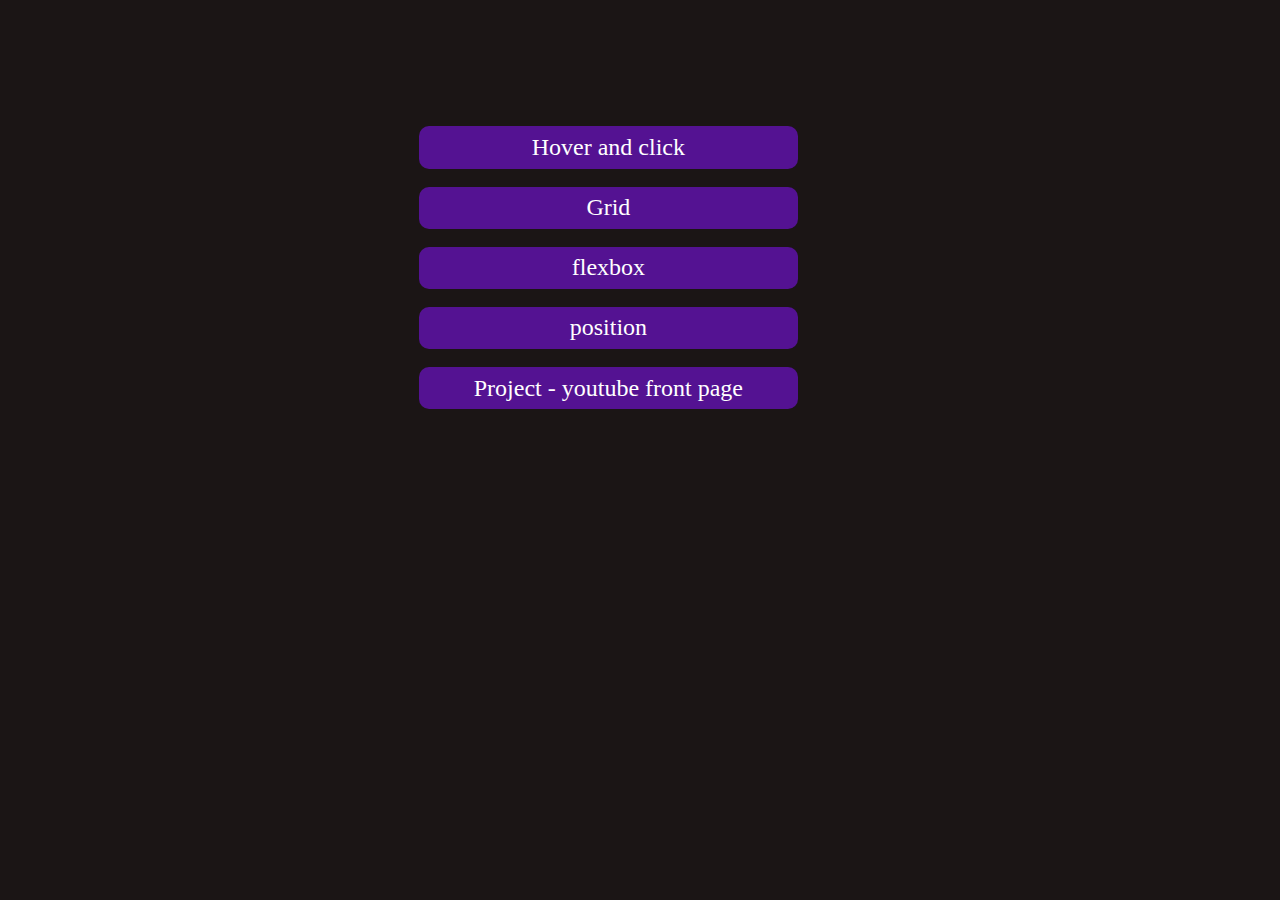
<file: index.html>
<!DOCTYPE html>
<html lang="en">
<head>
    <meta charset="UTF-8">
    <meta name="viewport" content="width=device-width, initial-scale=1.0">
    <title>Main file</title>
    <style>
        nav{
            text-align: center;
            padding: 4% 10%;
            font-size: xx-large; 
        }

        .aClass{
            width: 60%;
            margin:auto auto;
            padding-left: 25% ;
            margin-top: 10%;
        }

        .projectLink{
            display: inline-block;
            background-color: rgb(84, 18, 146);
            color: white;
            font-size: x-large;
            padding: 1% 5% ;
            border-radius: 10px;
            text-decoration: none;
            width: 40%;
            text-align: center;
        }
    </style>
</head>
<body style="background-color:#1b1515; color: #fff;">
    <main class="aClass">
        <a href="allFiles/1_cssPractise.html"  class="projectLink">Hover and click</a><br><br>
        <a href="allFiles/2_grid1.html" class="projectLink">Grid</a><br><br>
        <a href="allFiles/3_flexBox.html" class="projectLink">flexbox</a><br><br>
        <a href="allFiles/4_position.html" class="projectLink">position</a><br><br>
        <a href="allFiles/practiseProject.html" class="projectLink">Project - youtube front page</a><br>
    </main>
</body>
</html>
</file>
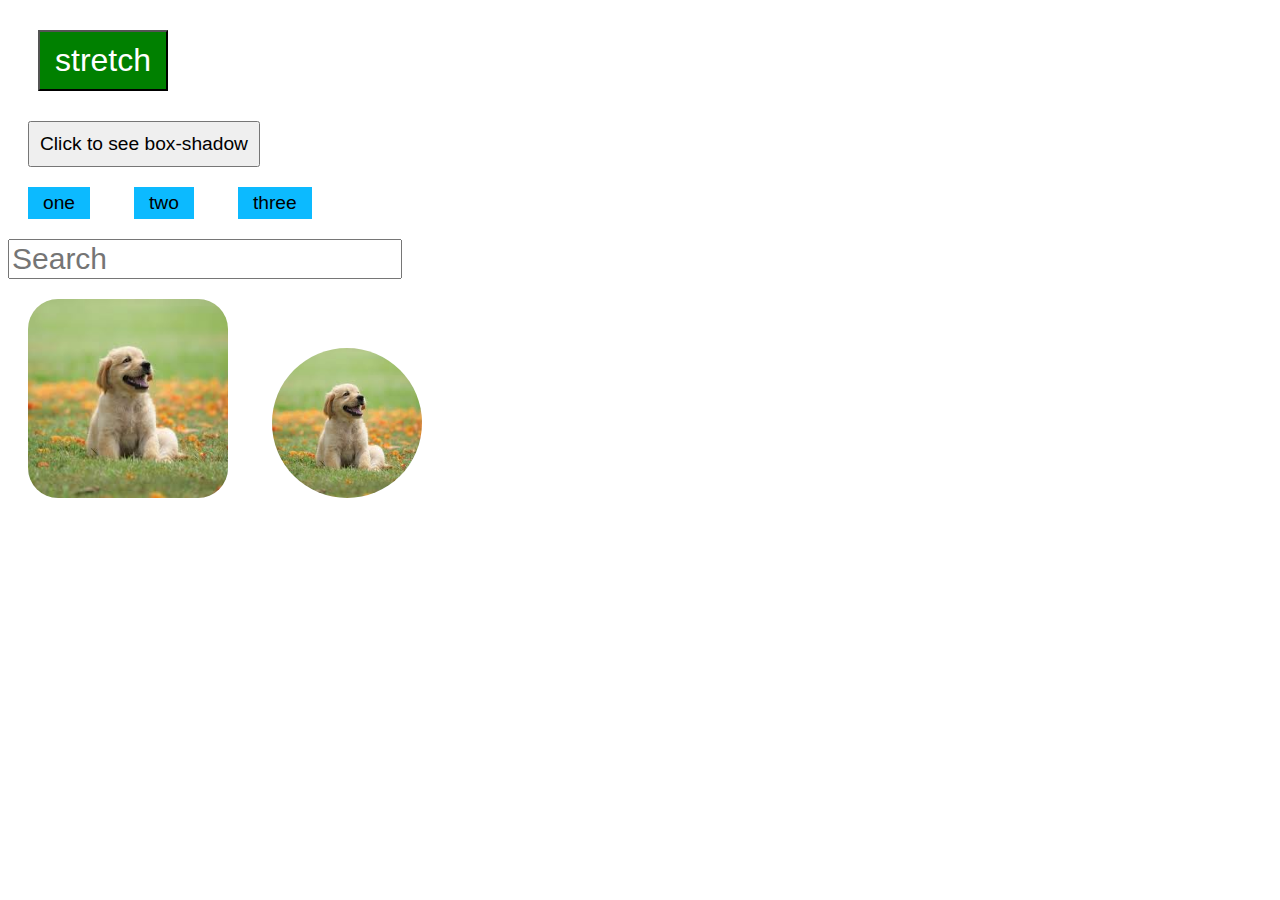
<file: 1_cssPractise.html>
<!DOCTYPE html>
<html lang="en">
<head>
    <meta charset="UTF-8">
    <meta name="viewport" content="width=device-width, initial-scale=1.0">
    <title>Document</title>
    <style>
        #stretch{
            display: flex;
            align-items: center;
            justify-content: center;
            background-color: green;
            color: white;
            padding: 10px 15px;
            font-size: xx-large;
            margin: 30px 30px;
        }
        #stretch:hover{
            transform: scale(1.5);
        }
        #d3{
            display: block;    
            padding: 10px 10px;
            font-size: larger;
            margin: auto 20px;
        }
        #d3:active{
            box-shadow:4px 4px rgba(0,0,0,0.5);
        }

        #one,#two,#three{
            display: inline-block;
            justify-content: center;
            margin: 20px 20px;
            padding: 5px 15px;
            font-size: larger;
            background-color: rgb(12, 186, 255);
            border: none;
        }
        #one{ left: 50px;}
        #two{ left: 180px;}
        #three{ left: 310px;}

        #one:hover, #two:hover, #three:hover {
            transform: scale(1.2); /* Scales button while keeping text centered */
            transition: transform 0.2s ease-in-out;
        }

        .img1{
            display: inline-block;
            width: 200px;
            border-radius: 30px;
            margin: 20px 20px;
        }
        .img2{
            height: 150px;
            width: 150px;  
            overflow: hidden;    
            margin: 20px 20px;
            border-radius: 75px;
        }

    </style>
</head>
<body>
    <button id="stretch"><span>stretch</span></button>
    <button id="d3">Click to see box-shadow</button>

    <button id="one">one</button> 
    <button id="two">two</button>
    <button id="three">three</button><br>

    <input style="font-size: 30px; display: block; ;" type="text" placeholder="Search" title="(seach to nahi hoga waise)">

    <img class="img1" src="icons/sample-image.jpeg" >
    <img class="img2" src="icons/sample-image.jpeg" >

    
   
</body>
</html>
</file>
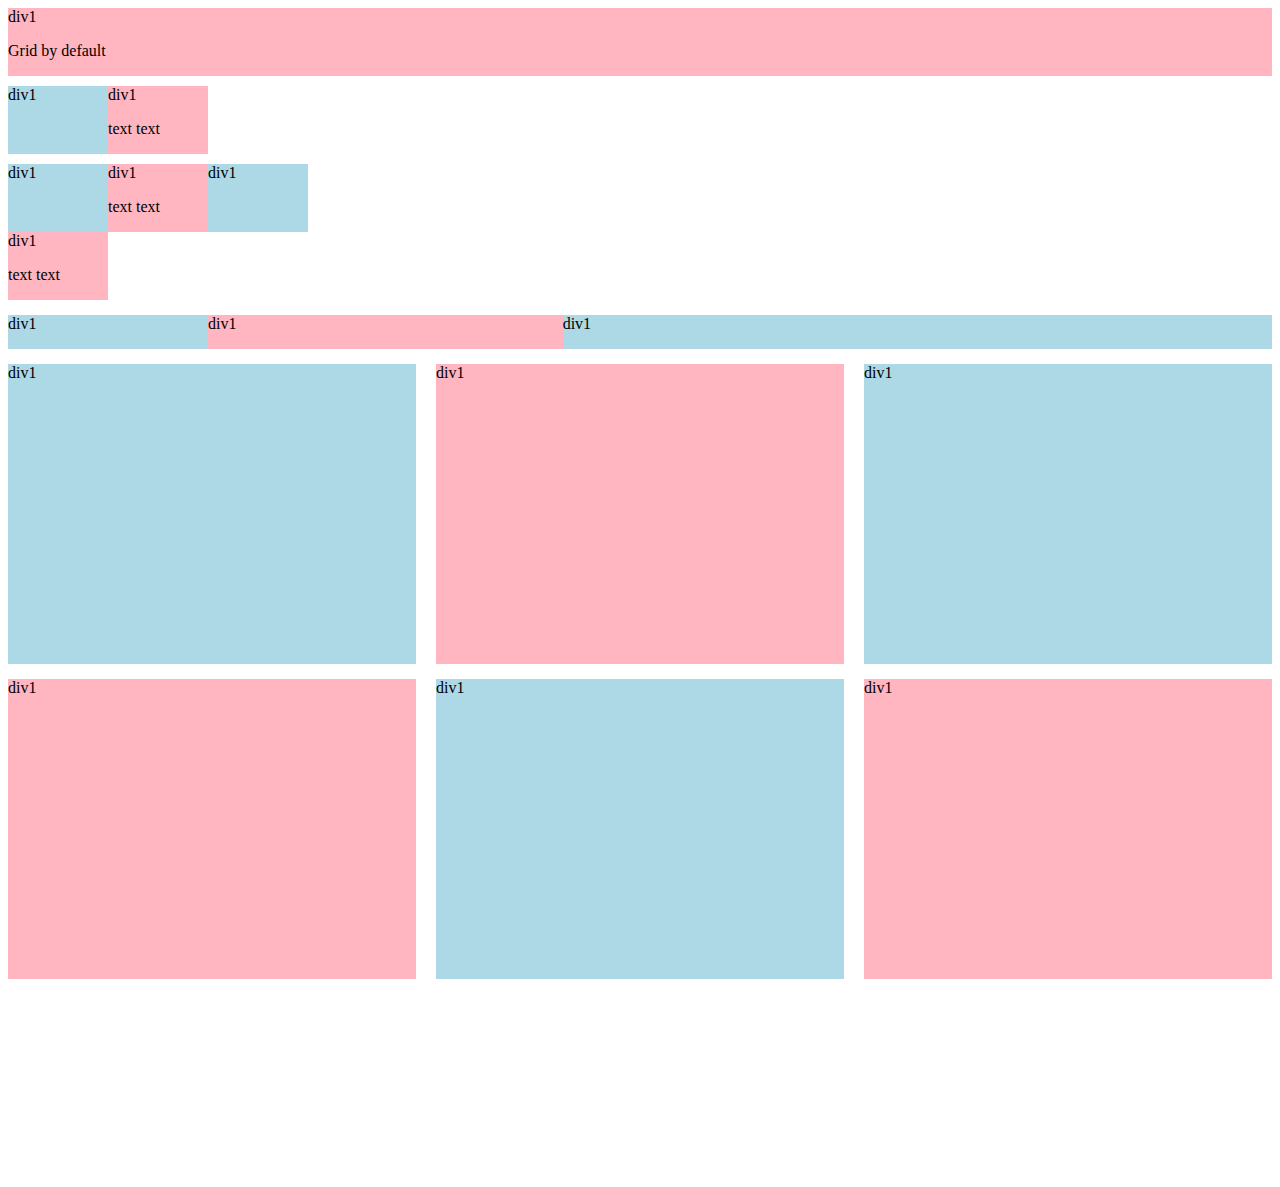
<file: 2_grid1.html>
<!DOCTYPE html>
<html lang="en">
<head>
    <meta charset="UTF-8">
    <meta name="viewport" content="width=device-width, initial-scale=1.0">
    <title>Document</title>
</head>
<body>
    <!--grid is by default bock element, but we can define the number and size of the columns by using grid-template-columns-->
    <!--grid occupy space as it needs or dimension are needed to be specified-->

    <div style="
        display: grid;">
        <div style="background-color: lightpink;">div1 <p>Grid by default</p></div>
    </div>


    <div style="
        display: grid;
        grid-template-columns: 100px 100px;
        margin-top:10px ;">
        <div style="background-color: lightblue;">div1</div>
        <div style="background-color: lightpink;">div1 <p>text text</p></div>
    </div>
    
    <!-- if the number of grid are more than colums assigned, then the remaining grid get into the next row-->
    <div>
        <div style="
            display: grid;
            grid-template-columns: 100px 100px 100px;
            margin-top: 10px;">
            <div style="background-color: lightblue;">div1</div>
            <div style="background-color: lightpink;">div1 <p>text text</p></div>
            <div style="background-color: lightblue;">div1</div>
            <div style="background-color: lightpink;">div1 <p>text text</p></div>
        </div>
     </div>

     <!--1fr is a flexible unit that distributes the space proportionally-->
     <!--in this example 1st column will ocuppy 200px size, 2nd column will ocuppy 1/3 of the remaining space and 3rd column will occupy 2/3 of the remainig space -->
     <div style="
        display: grid;
        grid-template-columns: 200px 1fr 2fr;
        margin-top: 15px;">
        <div style="background-color: lightblue;">div1</div>
        <div style="background-color: lightpink;">div1 <p></p></div>
        <div style="background-color: lightblue;">div1 <p></p></div>
    </div>


    <!--here the spaces are equally distributed among the columns-->
    <div style="
        display: grid;
        grid-template-columns: 1fr 1fr 1fr;
        grid-template-rows: 300px 300px;
        margin-top: 15px;
        column-gap: 20px;
        row-gap: 15px;
        padding-bottom: 200px;">
        <div style="background-color: lightblue;">div1</div>
        <div style="background-color: lightpink;">div1 <p></p></div>
        <div style="background-color: lightblue;">div1 <p></p></div>
        <div style="background-color: lightpink;">div1 <p></p></div>
        <div style="background-color: lightblue;">div1</div>
        <div style="background-color: lightpink;">div1 </div>
    </div>


    
</body>
</html>
</file>
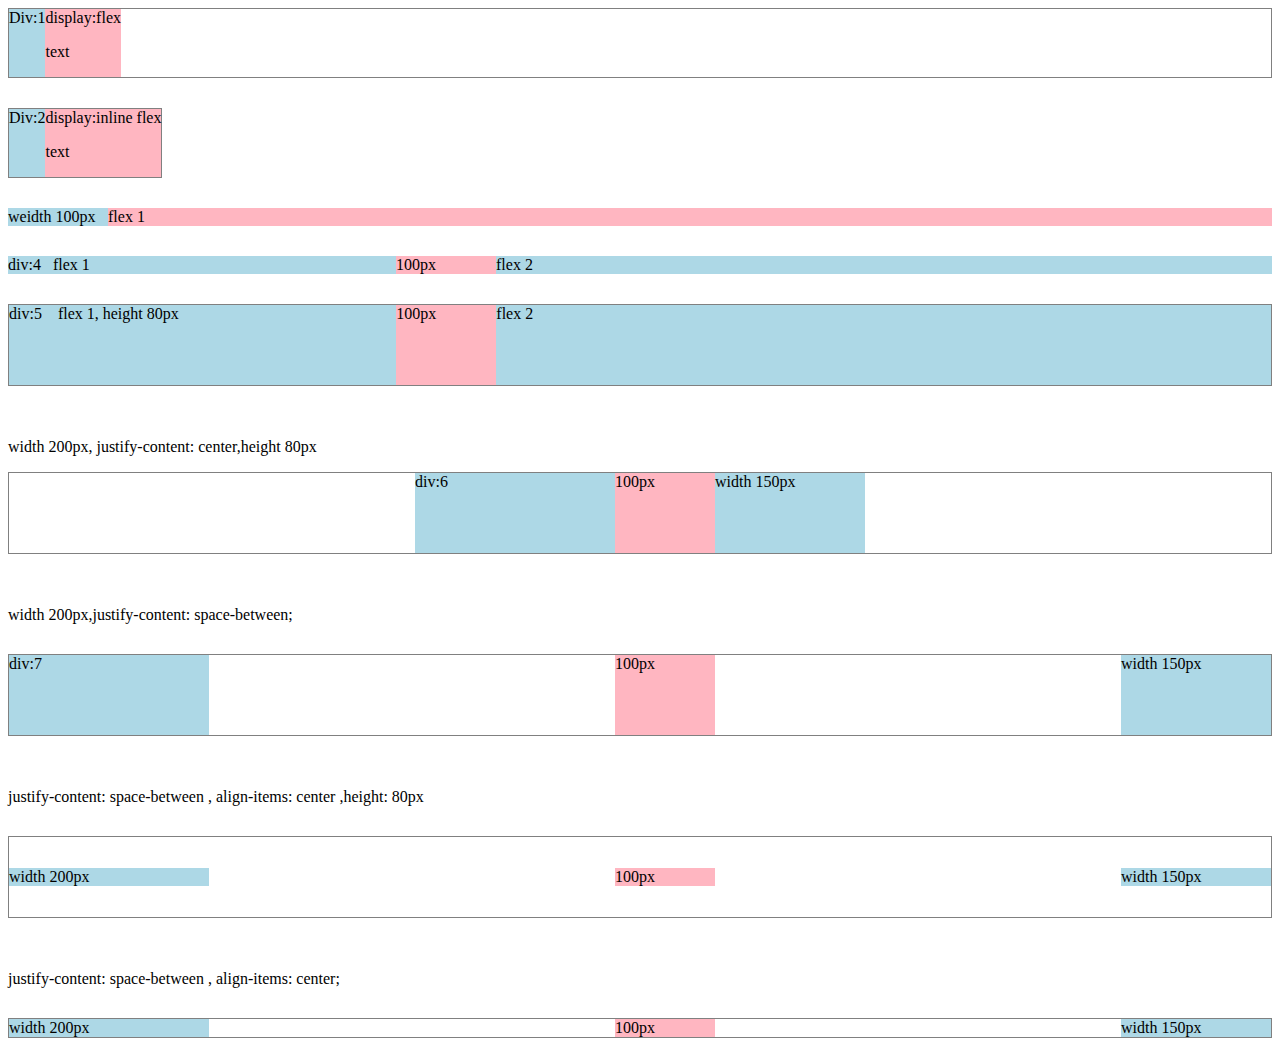
<file: 3_flexBox.html>
<!DOCTYPE html>
<html lang="en">
<head>
    <meta charset="UTF-8">
    <meta name="viewport" content="width=device-width, initial-scale=1.0">
    <title>flex box</title>
</head>
<body>

    <div style="
        display: flex;
        flex-direction: row;
        border-width: 1px;
        border-style: solid;
        border-color: grey;">

        <div style="background-color: lightblue;">Div:1</div>
        <div style="background-color: lightpink;">display:flex <p>text</p></div>
    </div>


    <div style="
        display: inline-flex;
        flex-direction: row;
        margin-top: 30px;
        border-width: 1px;
        border-style: solid;
        border-color: grey;">

        <div style="background-color: lightblue;">Div:2</div>
        <div style="background-color: lightpink;">display:inline flex <p>text</p></div>
    </div>

    <div style="
        display: flex;
        flex-direction: row;
        margin-top: 30px;">

        <div style="
            background-color: lightblue;
            width: 100px;">weidth 100px</div>
        <div style="
            background-color: lightpink;
            flex:1;"> flex 1</div>
    </div>

    <div style="
        display: flex;
        flex-direction: row;
        margin-top: 30px;">

        <div style="
            background-color: lightblue;
            flex: 1;">div:4 &nbsp;&nbsp;flex 1</div>
        <div style="
            background-color: lightpink;
            width: 100px;"> 100px</div>
        <div style="
            background-color: lightblue;
            flex:2">flex 2</div>
    </div>

    <div style="
        display: flex;
        flex-direction: row;
        margin-top: 30px;
        border-width: 1px;
        border-style: solid;
        border-color: grey;">

        <div style="
            background-color: lightblue;
            flex: 1;
            height: 80px;">div:5 &nbsp;&nbsp; flex 1, height 80px</div>
        <div style="
            background-color: lightpink;
            width: 100px;"> 100px</div>
        <div style="
            background-color: lightblue;
            flex:2">flex 2</div>
    </div>

    <br><br>
    <p>width 200px, justify-content: center,height 80px</p>
    <div style="
        display: flex;
        flex-direction: row;
        height: 80px;
        border-width: 1px;
        border-style: solid;
        border-color: grey;
        justify-content: center;">


        <div style="
            background-color: hsl(195, 53%, 79%);
            width: 200px;">div:6&nbsp;&nbsp;&nbsp; </div>
        <div style="
            background-color: lightpink;
            width: 100px;"> 100px</div>
        <div style="
            background-color: lightblue;
            width: 150px;">width 150px</div>
    </div>


    <br><br>
    <p> width 200px,justify-content: space-between;</p>
    <div style="
        display: flex;
        flex-direction: row;
        margin-top: 30px;
        height: 80px;
        border-width: 1px;
        border-style: solid;
        border-color: grey;
        justify-content: space-between;">

        <div style="
            background-color: lightblue;
            width: 200px;">div:7</div>
        <div style="
            background-color: lightpink;
            width: 100px;"> 100px</div>
        <div style="
            background-color: lightblue;
            width: 150px;">width 150px</div>
    </div>

    <br><br>
    <p>justify-content: space-between , align-items: center ,height: 80px</p>
    <div style="
        display: flex;
        flex-direction: row;
        margin-top: 30px;
        height: 80px;
        border-width: 1px;
        border-style: solid;
        border-color: grey;
        justify-content: space-between;
        align-items: center;">

        <div style="
            background-color: lightblue;
            width: 200px;">width 200px</div>
        <div style="
            background-color: lightpink;
            width: 100px;"> 100px</div>
        <div style="
            background-color: lightblue;
            width: 150px;">width 150px</div>
    </div>

    <br><br>
    <p>justify-content: space-between , align-items: center;</p>
    <div style="
        display: flex;
        flex-direction: row;
        margin-top: 30px;
        border-width: 1px;
        border-style: solid;
        border-color: grey;
        justify-content: space-between;
        align-items: center;">

        <div style="
            background-color: lightblue;
            width: 200px;">width 200px</div>
        <div style="
            background-color: lightpink;
            width: 100px;"> 100px</div>
        <div style="
            background-color: lightblue;
            width: 150px;">width 150px</div>
    </div>
    

</body>
</html>
</file>
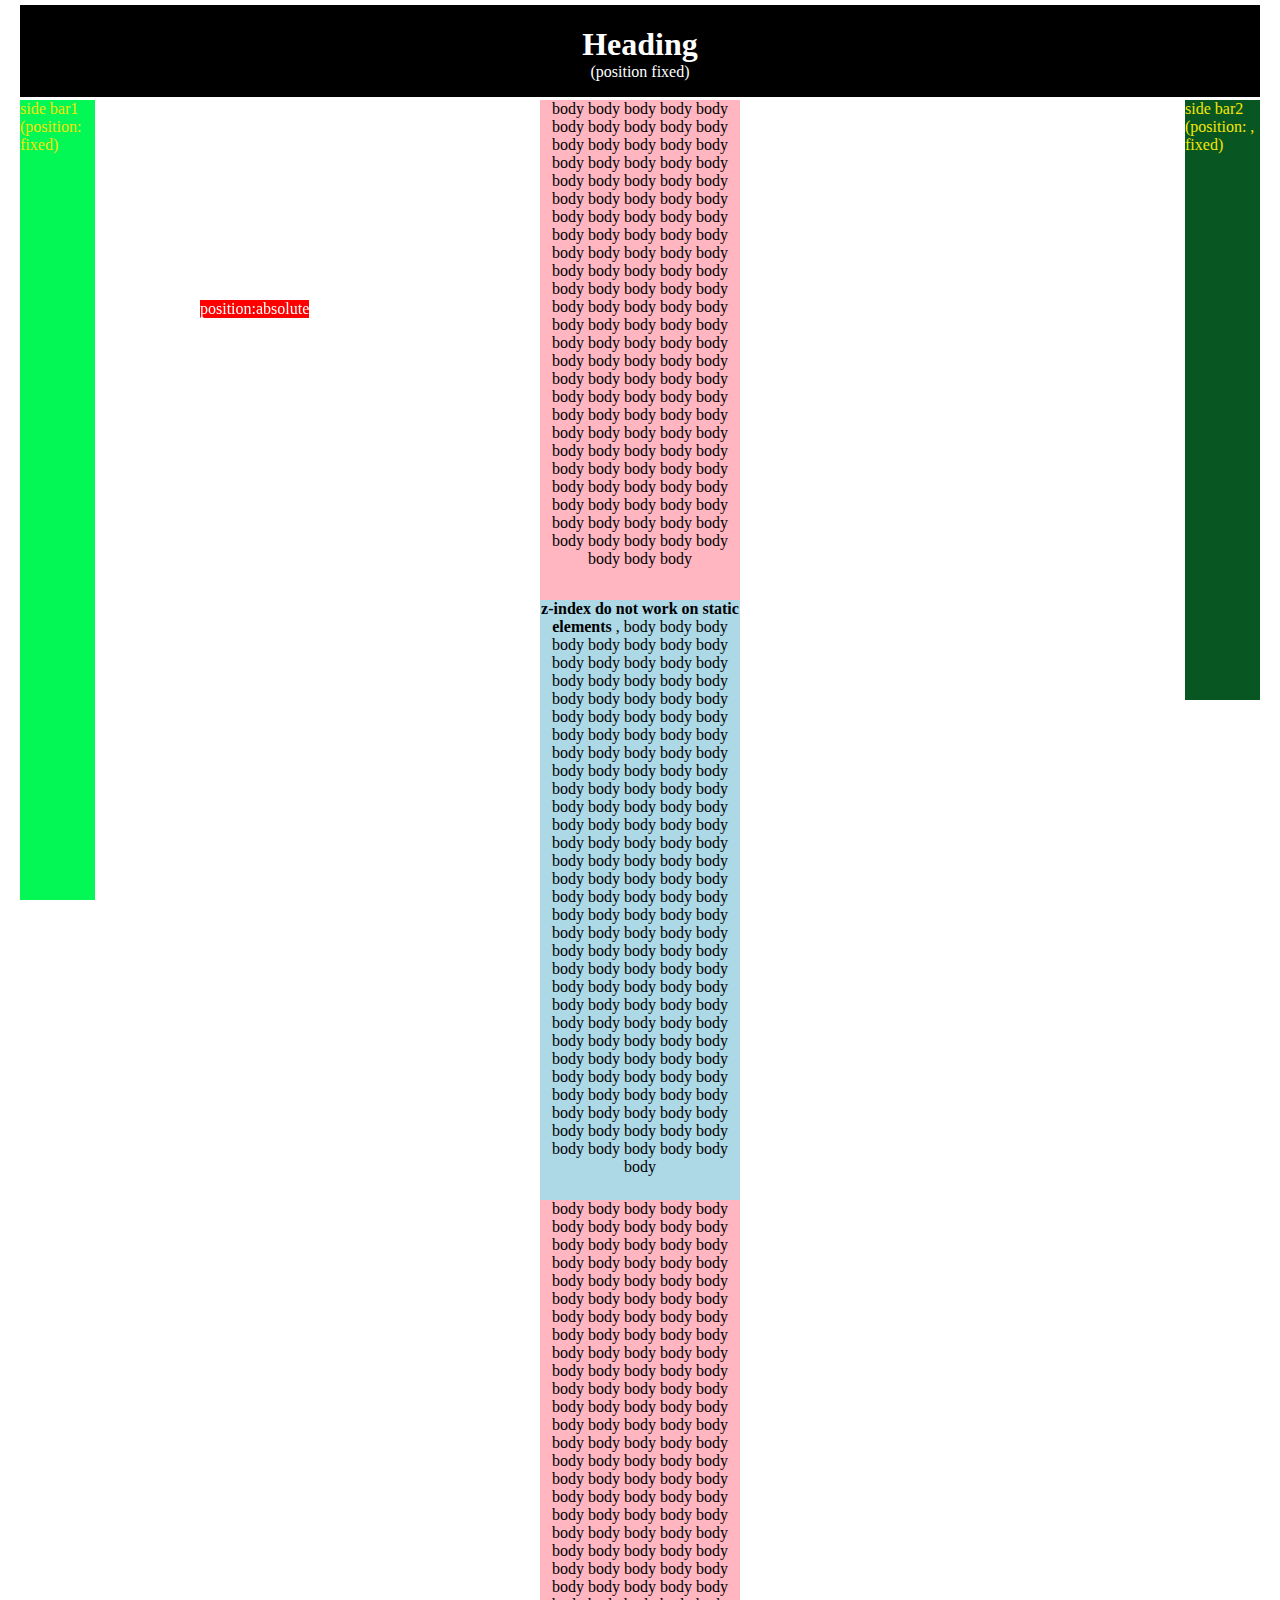
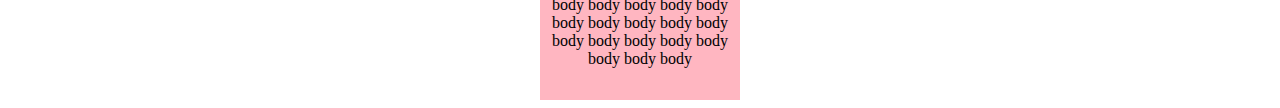
<file: 4_position.html>
<!DOCTYPE html>
<html lang="en">
<head>
    <meta charset="UTF-8">
    <meta name="viewport" content="width=device-width, initial-scale=1.0">
    <title>position</title>
</head>
<body>
    <!--position:fixed sets the position on the browser window
        position:absolute sets the position on the web page-->
    <div style="background-color:rgb(3, 248, 85);
        color: rgb(246, 230, 5);
        position: fixed;
        left:20px;
        top: 100px;
        width: 75px;;
        bottom: 0px;">side bar1 (position: <br> fixed)</div>

    <div style="background-color:rgb(8, 87, 34);
        color: rgb(246, 230, 5);
        position: fixed;
        right: 20px;
        top: 100px;
        width: 75px;
        height: 600px;">side bar2 (position: ,<br> fixed)</div>

    <div style="background-color:red;
        color: white;
        position:absolute;
        left: 200px;
        top: 300px; 
        z-index: 5;">position:absolute</div>
        <!--the higher the z-index value of an element, the higher it will appear in the stacking order-->

    <div style="
        background-color:black;
        color: white;
        position: fixed;
        top: 5px;
        left: 20px;
        right: 20px;
        text-align: center;
        z-index: 3;"><h1 style="margin-bottom:0px ;">Heading </h1><p style="margin-top: 0px;">(position fixed)</p></div>


    <div style="
        background-color: lightpink;
        height: 500px;
        width: 200px;
        margin: auto;
        margin-top: 100px;
        text-align: center;">body body body body body body body body body body body body body body body 
        body body body body body body body body body body body body body body body body body body 
        body body body body body body body body body body body body body body body body body body 
        body body body body body body body body body body body body body body body body body body 
        body body body body body body body body body body body body body body body body body body 
        body body body body body body body body body body body body body body body body body body 
        body body body body body body body body body body body body body body body body body body body body body body body </div>
    <div style="
        background-color: lightblue;
        height: 600px;
        width: 200px;
        margin: auto;
        text-align: center;
        z-index: 3;"><b>z-index do not work on static elements</b> , 
        body body body body body body body body body body body body body body body body body body 
        body body body body body body body body body body body body body body body body body body 
        body body body body body body body body body body body body body body body body body body 
        body body body body body body body body body body body body body body body body body body 
        body body body body body body body body body body body body body body body body body body 
        body body body body body body body body body body body body body body body body body body 
        body body body body body body body body body body body body body body body body body body
        body body body body body body body body body body body body body body body body body body body body body body body</div>

        <div style="
        background-color: lightpink;
        position:relative;
        height: 500px;
        width: 200px;
        margin: auto;
        text-align: center;">body body body body body body body body body body body body body body body 
        body body body body body body body body body body body body body body body body body body 
        body body body body body body body body body body body body body body body body body body 
        body body body body body body body body body body body body body body body body body body 
        body body body body body body body body body body body body body body body body body body 
        body body body body body body body body body body body body body body body body body body 
        body body body body body body body body body body body body body body body body body body body body body body body </div>
</body>
</html>
</file>
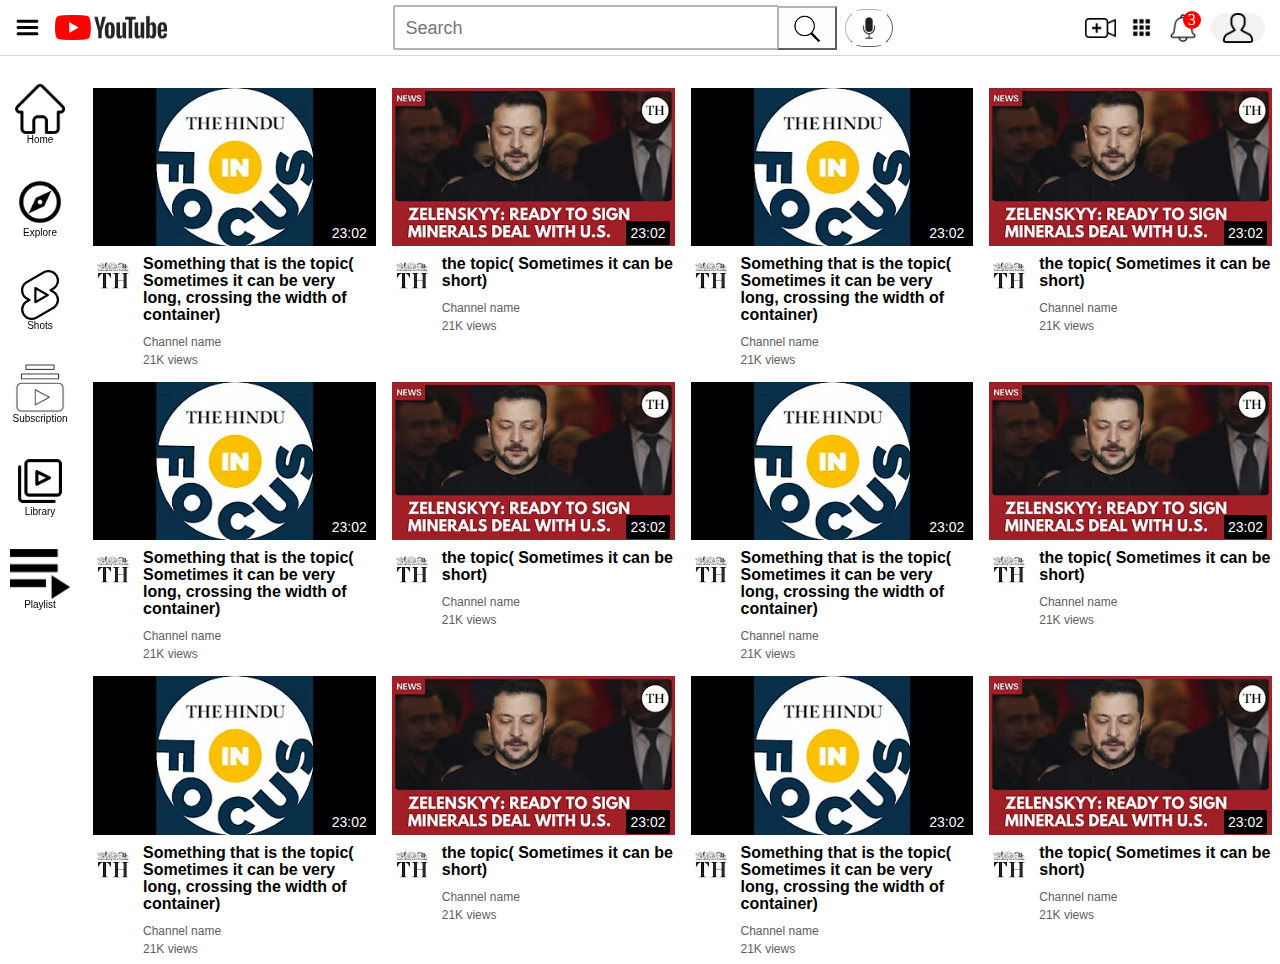
<file: practiseProject.html>
<!DOCTYPE html>
<html lang="en">
<head>
    <meta charset="UTF-8">
    <meta name="viewport" content="width=, initial-scale=1.0">
    <title>Document</title>
    <link rel="stylesheet" href="practiseProjectBody.css">
    <link rel="stylesheet" href="practiseProjectHeader.css">
    <link rel="stylesheet" href="practiseProjectSidebar.css">
</head>
<body>
    <div class="header">
        <div class="left-section">
            <img class="menu" src="icons/menu.svg" alt="">
            <img class="logo" src="icons/youtube.png" alt="">
        </div>
        <div class="middle-section">
            <input class="search-bar" type="text" name="search" placeholder="Search">
            <button class="search-button">
                <img class="search" src="icons/search.png" >
                <div class="tooltip">Search</div>
            </button>
            <button class="microphone-button">
                <img class="microphone" src="icons/microphone.jpg" alt="">
                <div class="tooltip">Voice-search</div>
            </button>
        </div>

        <div class="right-section">
            <div class="upload-icon-container">
                <img class="upload-icon" src="icons/addvideo.png" alt="">
                <div class="tooltip">Create</div>
            </div>
            <div class="apps-icon-container">
                <img class="apps-icon" src="icons/apps.png" alt="">
                <div class="tooltip">Apps</div>
            </div>
            <div class="notification-icon-container">
                <img class="notification-icon" src="icons/notification.png" alt="">
                <div class="notification-count">3</div>
                <div class="tooltip">Notifications</div>
            </div>
            <div class="profile-icon-container">
                <img class="profile-picture" src="icons/profile.png" alt="">
                <div class="tooltip">Profile</div>
            </div>
        </div>
    </div>

    <div class="side-bar">
        <div class="sidebar-links">
            <img src="icons/home.png" alt="">
            <div>Home</div>
        </div>
        <div class="sidebar-links">
            <img src="icons/explore.webp" alt="">
            <div>Explore</div>
        </div>
        <div class="sidebar-links">
            <img src="icons/ytShots.png" alt="">
            <div>Shots</div>
        </div>
        <div class="sidebar-links">
            <img src="icons/subscription.png" alt="">
            <div>Subscription</div>
        </div>
        <div class="sidebar-links">
            <img src="icons/library.png" alt="">
            <div>Library</div>
        </div>
        <div class="sidebar-links">
            <img  src="icons/playlist.png" alt="">
            <div>Playlist</div>
        </div>
    </div>

    <div class="grid-container">

        <div class="container">
            <div class="thumbnail-container">
                <img class="thumbnail" src="icons/img1.avif" alt="">
                <div class="video-time">23:02</div>
            </div>
            <div class="below-thumbnail">
                <div class="vid-channel">
                    <img class="Channel-img" src="icons/chImg.jpg" >
                </div>
                <div class="vid-info">
                    <p class="video-title">Something that is the topic( Sometimes it can be very long, crossing the width of container)</p>
                    <p class="author">Channel name</p>
                    <p class="views">21K views</p>
                </div>
            </div>
        </div>
    
        <div class="container" >
            <div class="thumbnail-container">
                <img class="thumbnail" src="icons/img2.avif" alt="">
                <div class="video-time">23:02</div>
            </div>
            <div class="below-thumbnail">
                <div class="vid-channel">
                    <img class="Channel-img" src="icons/chImg.jpg" >
                </div>
                <div class="vid-info">
                    <p class="video-title">the topic( Sometimes it can be short)</p>
                    <p class="author">Channel name</p>
                    <p class="views">21K views</p>
                </div>
            </div>
        </div>

        <div class="container">
            <div class="thumbnail-container">
                <img class="thumbnail" src="icons/img1.avif" alt="">
                <div class="video-time">23:02</div>
            </div>
            <div class="below-thumbnail">
                <div class="vid-channel">
                    <img class="Channel-img" src="icons/chImg.jpg" >
                </div>
                <div class="vid-info">
                    <p class="video-title">Something that is the topic( Sometimes it can be very long, crossing the width of container)</p>
                    <p class="author">Channel name</p>
                    <p class="views">21K views</p>
                </div>
            </div>
        </div>
    
        <div class="container" >
            <div class="thumbnail-container">
                <img class="thumbnail" src="icons/img2.avif" alt="">
                <div class="video-time">23:02</div>
            </div>
            <div class="below-thumbnail">
                <div class="vid-channel">
                    <img class="Channel-img" src="icons/chImg.jpg" >
                </div>
                <div class="vid-info">
                    <p class="video-title">the topic( Sometimes it can be short)</p>
                    <p class="author">Channel name</p>
                    <p class="views">21K views</p>
                </div>
            </div>
        </div>

        <div class="container">
            <div class="thumbnail-container">
                <img class="thumbnail" src="icons/img1.avif" alt="">
                <div class="video-time">23:02</div>
            </div>
            <div class="below-thumbnail">
                <div class="vid-channel">
                    <img class="Channel-img" src="icons/chImg.jpg" >
                </div>
                <div class="vid-info">
                    <p class="video-title">Something that is the topic( Sometimes it can be very long, crossing the width of container)</p>
                    <p class="author">Channel name</p>
                    <p class="views">21K views</p>
                </div>
            </div>
        </div>
    
        <div class="container" >
            <div class="thumbnail-container">
                <img class="thumbnail" src="icons/img2.avif" alt="">
                <div class="video-time">23:02</div>
            </div>
            <div class="below-thumbnail">
                <div class="vid-channel">
                    <img class="Channel-img" src="icons/chImg.jpg" >
                </div>
                <div class="vid-info">
                    <p class="video-title">the topic( Sometimes it can be short)</p>
                    <p class="author">Channel name</p>
                    <p class="views">21K views</p>
                </div>
            </div>
        </div><div class="container">
            <div class="thumbnail-container">
                <img class="thumbnail" src="icons/img1.avif" alt="">
                <div class="video-time">23:02</div>
            </div>
            <div class="below-thumbnail">
                <div class="vid-channel">
                    <img class="Channel-img" src="icons/chImg.jpg" >
                </div>
                <div class="vid-info">
                    <p class="video-title">Something that is the topic( Sometimes it can be very long, crossing the width of container)</p>
                    <p class="author">Channel name</p>
                    <p class="views">21K views</p>
                </div>
            </div>
        </div>
    
        <div class="container" >
            <div class="thumbnail-container">
                <img class="thumbnail" src="icons/img2.avif" alt="">
                <div class="video-time">23:02</div>
            </div>
            <div class="below-thumbnail">
                <div class="vid-channel">
                    <img class="Channel-img" src="icons/chImg.jpg" >
                </div>
                <div class="vid-info">
                    <p class="video-title">the topic( Sometimes it can be short)</p>
                    <p class="author">Channel name</p>
                    <p class="views">21K views</p>
                </div>
            </div>
            
        </div><div class="container">
            <div class="thumbnail-container">
                <img class="thumbnail" src="icons/img1.avif" alt="">
                <div class="video-time">23:02</div>
            </div>
            <div class="below-thumbnail">
                <div class="vid-channel">
                    <img class="Channel-img" src="icons/chImg.jpg" >
                </div>
                <div class="vid-info">
                    <p class="video-title">Something that is the topic( Sometimes it can be very long, crossing the width of container)</p>
                    <p class="author">Channel name</p>
                    <p class="views">21K views</p>
                </div>
            </div>
        </div>
    
        <div class="container" >
            <div class="thumbnail-container">
                <img class="thumbnail" src="icons/img2.avif" alt="">
                <div class="video-time">23:02</div>
            </div>
            <div class="below-thumbnail">
                <div class="vid-channel">
                    <img class="Channel-img" src="icons/chImg.jpg" >
                </div>
                <div class="vid-info">
                    <p class="video-title">the topic( Sometimes it can be short)</p>
                    <p class="author">Channel name</p>
                    <p class="views">21K views</p>
                </div>
            </div>
        </div><div class="container">
            <div class="thumbnail-container">
                <img class="thumbnail" src="icons/img1.avif" alt="">
                <div class="video-time">23:02</div>
            </div>
            <div class="below-thumbnail">
                <div class="vid-channel">
                    <img class="Channel-img" src="icons/chImg.jpg" >
                </div>
                <div class="vid-info">
                    <p class="video-title">Something that is the topic( Sometimes it can be very long, crossing the width of container)</p>
                    <p class="author">Channel name</p>
                    <p class="views">21K views</p>
                </div>
            </div>
        </div>
    
        <div class="container" >
            <div class="thumbnail-container">
                <img class="thumbnail" src="icons/img2.avif" alt="">
                <div class="video-time">23:02</div>
            </div>
            <div class="below-thumbnail">
                <div class="vid-channel">
                    <img class="Channel-img" src="icons/chImg.jpg" >
                </div>
                <div class="vid-info">
                    <p class="video-title">the topic( Sometimes it can be short)</p>
                    <p class="author">Channel name</p>
                    <p class="views">21K views</p>
                </div>
            </div>
        </div>
        
    </div>

</body>
</html>
</file>
<file: practiseProjectBody.css>
input{
    display: block;
    font-size: 20px; 
}
p{
    font-family: Roboto, Arial;
    margin-top: 0px;
    margin-bottom: 0px;
}
.video-time{
    background-color: black;
    font-family: Roboto,Arial;
    font-size: 14px;
    font-weight: 500;
    color: white;
    padding: 4px;
    border-radius: 2px;
    position: absolute;
    bottom: 5px;
    right:5px;
}

.thumbnail-container{
    position: relative;
}
.thumbnail{
    width: 100%;
}
.below-thumbnail{
    margin-top: 5px;
    display: grid;
    grid-template-columns:50px 1fr;
}        
.video-title{
    margin-top: 0px;
    width: 100%;
    
    font-family: "Roboto", sans-serif;
    font-optical-sizing: auto;
    font-weight: 700; /* Bold */
    font-style: normal;
    font-variation-settings: "wdth" 100;

    line-height: 17px;
    margin-bottom: 12px;

}

.Channel-img{
    width: 40px;
    border-radius: 20px;
}

.author,.views{
    font-size: 12px;
    color: rgb(96,96,96);
}
.author{
    margin-bottom: 4px;
}

.grid-container{
    padding-left: 85px;
    display: grid;
    grid-template-columns:1fr 1fr 1fr ;
    column-gap: 16px;
    row-gap: 15px;
    z-index: 1;
}
@media(max-width:750px){
    .grid-container{
        grid-template-columns: 1fr 1fr;
    }
}

@media(min-width:1200px){
    .grid-container{
        grid-template-columns: 1fr 1fr 1fr 1fr;
    }
}
</file>
<file: practiseProjectHeader.css>
.header{
    height: 55px;
    display: flex;
    flex-direction: row;
    justify-content: space-between;
    position: fixed;
    top: 0px;
    left: 0px;
    right: 0;
    background-color: white;
    border-bottom-width: 1px;
    border-bottom-style: solid;
    border-bottom-color:rgb(219, 214, 214) ;
    z-index: 2;
}

body{
    padding-top: 80px;
}

.left-section{
    display: flex;
    align-items: center;
}
.menu{
    height: 25px;
    margin-left: 15px;
}
.logo{
    height: 25px;
    margin-left: 15px; ;
}

.middle-section{
    display: flex;
    align-items: center;
    flex-direction: row;
    flex: 1;
    margin-right: 35px;
    margin-left: 70px;
    max-width: 500px;
    background-color: white;

}
.search-bar{
    flex: 1;
    height: 39px;
    padding-left:  10px; 
    border-width: 2px;
    border-style: solid;
    border-color: rgb(180, 180, 180);
    border-radius: 2px;
    background-color: white;
}
.search-bar::placeholder{
    font-size: 18px ;
}
.search-button{
    height: 44px;
    width: 60px;
    background-color: rgb(254, 253, 253);
    border-color: rgb(180, 180, 180);
    border-width: 2px;
    margin-left: -2px;
}
.search{
    height: 30px;
    margin-top: 5px;
}

.microphone-button, .search-button,
.upload-icon-container,
.apps-icon-container,
.notification-icon-container,
.profile-icon-container{
    display: flex;
    justify-content: center;
    position: relative;
}
.tooltip{
    position: absolute;
    background-color: gray;
    color: white;
    padding: 4px 8px;
    bottom: -35px;
    font-size: 12px;
    opacity: 0;
    border-radius: 5px;
    white-space: nowrap ;
    transition: opacity 0.15s;
    pointer-events:none;
}
.search-button:hover .tooltip,
.microphone-button:hover .tooltip,
.upload-icon-container:hover .tooltip,
.apps-icon-container:hover .tooltip,
.notification-icon-container:hover .tooltip,
.profile-icon-container:hover .tooltip
{
    opacity: 1;
}

.microphone-button{
    background-color: rgb(254, 253, 253);
    border-color: rgb(180, 180, 180);
    border-width: 1px;
    border-radius: 25px;
    margin-left: 8px;
}
.microphone{
    height: 34px;
}

.right-section{
    width: 180px;
    margin-right: 15px;
    display: flex;
    flex-shrink: 0;
    flex-direction: row;
    align-items: center;
    justify-content: space-between;
}
.upload-icon{
    height: 20px;
}
.apps-icon{
    height: 25px;
}
.notification-icon{
    height: 30px;
}
.notification-icon-container{
    position: relative;
}
.notification-count{
    position: absolute;
    background-color: red;
    color: white;
    padding: 0px 5px;
    border-radius: 10px;
    color: 3;
    top: -2px;
    right: -3px;
}
.profile-picture{
    height: 30px;
    border-radius: 15px;
}
</file>
<file: practiseProjectSidebar.css>
.side-bar{
    padding-top: 10px;
    position: fixed;
    left: 0px;
    bottom: 0px;
    top: 55px;
    width: 80px;
}
.sidebar-links{
    height: 78px;
    display: flex;
    padding: 5px 0px;
    padding-top: 10px;
    justify-content: center;
    align-items: center;
    flex-direction: column;
    cursor: pointer;
}
.sidebar-links:hover{
    background-color: rgb(238, 234, 234);
}
.sidebar-icons{
    height: 50px;
}

.sidebar-links img{
    height: 50px;
}
.sidebar-links div{
    font-family: Roboto, Arial;
    font-size: 10px;
}
</file>
